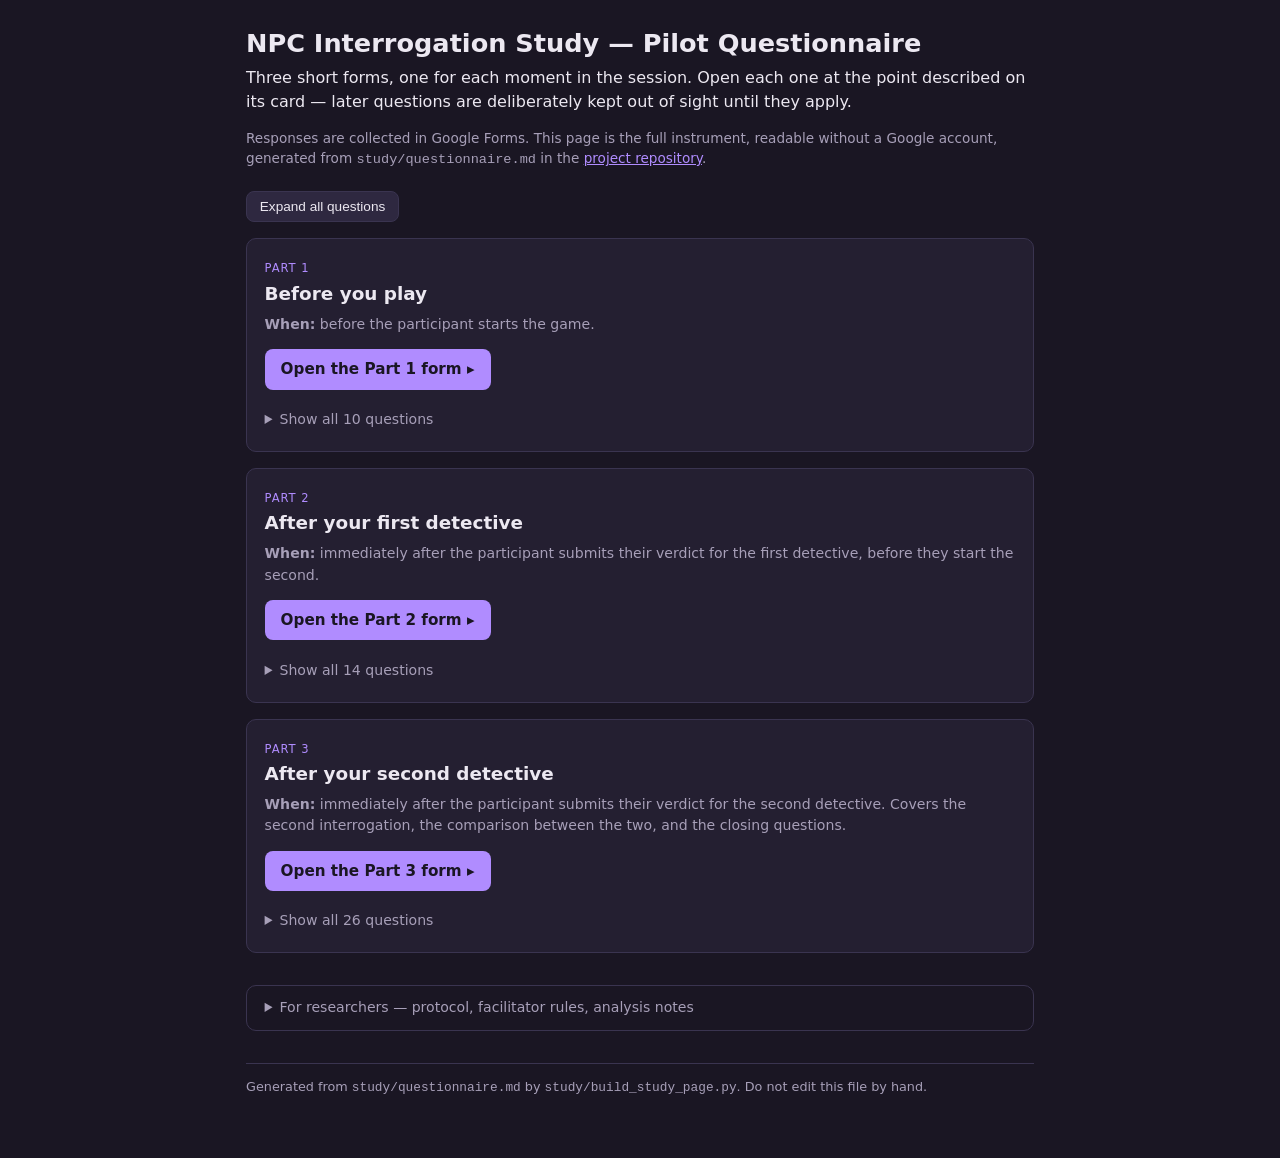
<file: docs/study/index.html>
<!DOCTYPE html>
<!-- GENERATED FILE -- do not edit by hand.
     Regenerate with `python study/build_study_page.py`; the source of truth
     is study/questionnaire.md (text) and study/form_links.json (urls). -->
<html lang="en">
<head>
  <meta charset="UTF-8" />
  <meta name="viewport" content="width=device-width, initial-scale=1.0" />
  <title>NPC Interrogation Study &mdash; Questionnaire</title>
  <meta name="description" content="The three-part pilot questionnaire for the NPC interrogation study: background before play, one block after each detective, then comparison and final questions." />
  <link rel="stylesheet" href="../css/style.css" />
  <link rel="stylesheet" href="../css/study.css" />
</head>
<body>
  <header>
    <h1>NPC Interrogation Study — Pilot Questionnaire</h1>
    <p class="lede">
      Three short forms, one for each moment in the session. Open each one at
      the point described on its card &mdash; later questions are deliberately
      kept out of sight until they apply.
    </p>
    <p class="note">
      Responses are collected in Google Forms. This page is the full
      instrument, readable without a Google account, generated from
      <code>study/questionnaire.md</code> in the
      <a href="https://github.com/DeathSpank13/Murdur-Mystery-Case-Gradio" target="_blank" rel="noopener">project repository</a>.
    </p>
  </header>

  <div class="toolbar">
    <button id="expand-all" type="button">Expand all questions</button>
  </div>

  <section class="part-card">
    <span class="part-num">Part 1</span>
    <h2>Before you play</h2>
    <p class="when"><strong>When:</strong> before the participant starts the game.</p>
    <a class="form-btn" href="https://docs.google.com/forms/d/e/1FAIpQLSeAf2HX9qXIlGV8Gw_IBeIl6HvQvv2JUnZiQdys_RAP9AReOA/viewform" target="_blank" rel="noopener">Open the Part 1 form &#9656;</a>
    <details class="items">
      <summary>Show all 10 questions</summary>
      <blockquote>This study compares two versions of an interrogation game. Your gameplay is logged anonymously (transcript, timings, verdicts). You may stop at any time and ask for your data to be deleted. Some details of the study design will be explained only after the session.</blockquote>
      <h3>Consent and ID</h3>
      <ul class="qlist">
        <li><span class="qid">0.1</span> I have read the description above and consent to take part. <span class="badge">Multiple choice, required</span> <span class="choices"><code>I consent</code></span></li>
        <li><span class="qid">PID</span> Participant ID (filled in by the researcher, e.g. P01). <span class="badge">Short answer, required</span></li>
      </ul>
      <h3>Background</h3>
      <ul class="qlist">
        <li><span class="qid">A1</span> Age. <span class="badge">Short answer</span></li>
        <li><span class="qid">A2</span> Gender (optional). <span class="badge">Short answer</span></li>
        <li><span class="qid">A3</span> On average, how many hours per week do you play video games? <span class="badge">Short answer, required</span></li>
        <li><span class="qid">A4</span> I am familiar with role-playing / detective games. <span class="badge">Linear scale 1–7</span></li>
        <li><span class="qid">A5</span> I have played a game that uses AI-generated dialogue before. <span class="badge">Multiple choice</span> <span class="choices"><code>Yes</code> / <code>No</code> / <code>Not sure</code></span></li>
        <li><span class="qid">A6</span> I am generally positive about AI-generated content in games. <span class="badge">Linear scale 1–7</span>
        <span class="qnote">AI attitude</span></li>
        <li><span class="qid">A7</span> I am comfortable reading English text quickly. (optional) <span class="badge">Linear scale 1–7</span></li>
        <li><span class="qid">A8</span> In my experience, AI-generated dialogue in games has been disappointing. <span class="badge">Linear scale 1–7</span>
        <span class="qnote">AI attitude — reverse-worded counterpart to A6, deliberately separated from it</span></li>
      </ul>
    </details>
  </section>
  <section class="part-card">
    <span class="part-num">Part 2</span>
    <h2>After your first detective</h2>
    <p class="when"><strong>When:</strong> immediately after the participant submits their verdict for the first detective, before they start the second.</p>
    <a class="form-btn" href="https://docs.google.com/forms/d/e/1FAIpQLSeMn4xrXTAt7D-6mqtwAnT20MgBpFG88PHX28JY4PweOdBLDg/viewform" target="_blank" rel="noopener">Open the Part 2 form &#9656;</a>
    <details class="items">
      <summary>Show all 14 questions</summary>
      <ul class="qlist">
        <li><span class="qid">PID</span> Participant ID. <span class="badge">Short answer, required</span></li>
        <li><span class="qid">B0</span> Which detective did you just interrogate? <span class="badge">Multiple choice, required</span> <span class="choices"><code>Detective A</code> / <code>Detective B</code></span></li>
        <li><span class="qid">B1</span> I was fully focused on the interrogation. <span class="badge">Linear scale 1–7</span>
        <span class="qnote">immersion</span></li>
        <li><span class="qid">B2</span> I lost track of time while questioning the suspect. <span class="badge">Linear scale 1–7</span>
        <span class="qnote">immersion — time distortion</span></li>
        <li><span class="qid">B3</span> I felt free to ask the suspect whatever I wanted, however I wanted. <span class="badge">Linear scale 1–7</span>
        <span class="qnote">autonomy satisfaction</span></li>
        <li><span class="qid">B4</span> I felt restricted in how I could question the suspect. <span class="badge">Linear scale 1–7</span>
        <span class="qnote">autonomy frustration, reversed</span></li>
        <li><span class="qid">B5</span> The interrogation felt emotionally tense. <span class="badge">Linear scale 1–7</span>
        <span class="qnote">emotional challenge</span></li>
        <li><span class="qid">B6</span> I felt pressure when deciding whether and how to confront the suspect. <span class="badge">Linear scale 1–7</span>
        <span class="qnote">emotional challenge</span></li>
        <li><span class="qid">B7</span> The suspect felt like a real character with something at stake. <span class="badge">Linear scale 1–7</span>
        <span class="qnote">believability</span></li>
        <li><span class="qid">B8</span> The suspect stayed in character throughout my interrogation. <span class="badge">Linear scale 1–7</span>
        <span class="qnote">persona stability</span></li>
        <li><span class="qid">B9</span> The suspect's answers were relevant to what I actually asked. <span class="badge">Linear scale 1–7</span>
        <span class="qnote">coherence</span></li>
        <li><span class="qid">B10</span> The suspect reacted believably when I pressed or confronted her. <span class="badge">Linear scale 1–7</span>
        <span class="qnote">reactivity</span></li>
        <li><span class="qid">B11</span> I enjoyed playing the role of the interrogator. <span class="badge">Linear scale 1–7</span>
        <span class="qnote">overall PX</span></li>
        <li><span class="qid">B12</span> I had enough information to reach a verdict. <span class="badge">Linear scale 1–7</span>
        <span class="qnote">solvability / fairness</span></li>
      </ul>
    </details>
  </section>
  <section class="part-card">
    <span class="part-num">Part 3</span>
    <h2>After your second detective</h2>
    <p class="when"><strong>When:</strong> immediately after the participant submits their verdict for the second detective. Covers the second interrogation, the comparison between the two, and the closing questions.</p>
    <a class="form-btn" href="https://docs.google.com/forms/d/e/1FAIpQLSdGl1IRYxX8fe8nCHtPG7h6_m1wIKq69IWLWQ05EqIFhz0cCQ/viewform" target="_blank" rel="noopener">Open the Part 3 form &#9656;</a>
    <details class="items">
      <summary>Show all 26 questions</summary>
      <h3>Your second interrogation</h3>
      <p class="lead">Identical to Part 2 — repeat PID and B0–B12 for the detective just interrogated.</p>
      <ul class="qlist">
        <li><span class="qid">PID</span> Participant ID. <span class="badge">Short answer, required</span></li>
        <li><span class="qid">B0</span> Which detective did you just interrogate? <span class="badge">Multiple choice, required</span> <span class="choices"><code>Detective A</code> / <code>Detective B</code></span></li>
        <li><span class="qid">B1</span> I was fully focused on the interrogation. <span class="badge">Linear scale 1–7</span>
        <span class="qnote">immersion</span></li>
        <li><span class="qid">B2</span> I lost track of time while questioning the suspect. <span class="badge">Linear scale 1–7</span>
        <span class="qnote">immersion — time distortion</span></li>
        <li><span class="qid">B3</span> I felt free to ask the suspect whatever I wanted, however I wanted. <span class="badge">Linear scale 1–7</span>
        <span class="qnote">autonomy satisfaction</span></li>
        <li><span class="qid">B4</span> I felt restricted in how I could question the suspect. <span class="badge">Linear scale 1–7</span>
        <span class="qnote">autonomy frustration, reversed</span></li>
        <li><span class="qid">B5</span> The interrogation felt emotionally tense. <span class="badge">Linear scale 1–7</span>
        <span class="qnote">emotional challenge</span></li>
        <li><span class="qid">B6</span> I felt pressure when deciding whether and how to confront the suspect. <span class="badge">Linear scale 1–7</span>
        <span class="qnote">emotional challenge</span></li>
        <li><span class="qid">B7</span> The suspect felt like a real character with something at stake. <span class="badge">Linear scale 1–7</span>
        <span class="qnote">believability</span></li>
        <li><span class="qid">B8</span> The suspect stayed in character throughout my interrogation. <span class="badge">Linear scale 1–7</span>
        <span class="qnote">persona stability</span></li>
        <li><span class="qid">B9</span> The suspect's answers were relevant to what I actually asked. <span class="badge">Linear scale 1–7</span>
        <span class="qnote">coherence</span></li>
        <li><span class="qid">B10</span> The suspect reacted believably when I pressed or confronted her. <span class="badge">Linear scale 1–7</span>
        <span class="qnote">reactivity</span></li>
        <li><span class="qid">B11</span> I enjoyed playing the role of the interrogator. <span class="badge">Linear scale 1–7</span>
        <span class="qnote">overall PX</span></li>
        <li><span class="qid">B12</span> I had enough information to reach a verdict. <span class="badge">Linear scale 1–7</span>
        <span class="qnote">solvability / fairness</span></li>
      </ul>
      <h3>Comparing the two detectives</h3>
      <ul class="qlist">
        <li><span class="qid">C1</span> Which detective session was the better experience overall? <span class="badge">Multiple choice</span> <span class="choices"><code>Detective A</code> / <code>Detective B</code> / <code>No difference</code></span></li>
        <li><span class="qid">C2</span> One of the two suspects was powered by a generative AI; the other used an advanced semantic matching system. Which session do you think had the AI? <span class="badge">Multiple choice, required</span> <span class="choices"><code>Detective A</code> / <code>Detective B</code> / <code>Cannot tell</code></span></li>
        <li><span class="qid">C3</span> How confident are you in that guess? <span class="badge">Linear scale 1–7</span>
        <span class="qnote">1 = "Pure guess", 7 = "Completely certain"</span></li>
        <li><span class="qid">C4</span> What gave it away — or why couldn't you tell? <span class="badge">Paragraph</span></li>
        <li><span class="qid">C5</span> Did you notice any difference between the two sessions in how long the suspect took to answer, or in how her text appeared on screen? <span class="badge">Paragraph</span></li>
      </ul>
      <h3>Final questions</h3>
      <ul class="qlist">
        <li><span class="qid">D1</span> What contributed most to feeling immersed? <span class="badge">Paragraph</span></li>
      </ul>
      <p class="lead">Name up to 3 things that broke the illusion for you. Leave blank if you have fewer than three.</p>
      <ul class="qlist">
        <li><span class="qid">D2a</span> 1st thing that broke the illusion. <span class="badge">Short answer</span></li>
        <li><span class="qid">D2b</span> 2nd thing that broke the illusion. <span class="badge">Short answer</span></li>
        <li><span class="qid">D2c</span> 3rd thing that broke the illusion. <span class="badge">Short answer</span></li>
        <li><span class="qid">D3</span> How did you decide on your verdicts? What convinced you? <span class="badge">Paragraph</span></li>
        <li><span class="qid">D4</span> Was the session long enough to solve the case? <span class="badge">Multiple choice, required</span> <span class="choices"><code>Yes</code> / <code>No</code></span></li>
        <li><span class="qid">D5</span> Any additional thoughts or comments? <span class="badge">Paragraph</span></li>
      </ul>
    </details>
  </section>

  <details class="researcher">
    <summary>For researchers &mdash; protocol, facilitator rules, analysis notes</summary>
    <p>The instrument is split into <strong>three parts</strong>, one per moment in the session, so that a participant never reads a later question before it applies — in particular, the Part 3 blind check ("one of these was AI") must not be visible while they are still forming their Part 2 impressions.</p>
    <p>All Likert items are <strong>Linear scale 1–7</strong>, labels: 1 = "Strongly disagree", 7 = "Strongly agree".</p>
    <p>Tip: instead of entering these by hand, run <code>createAllParts()</code> from <code>create_google_form.gs</code> (same folder) in Google Apps Script — it builds all three forms automatically and prints their live URLs. Paste those URLs into <code>form_links.json</code>, run <code>python study/build_study_page.py</code>, and the public page at <code>docs/study/</code> picks them up.</p>
    <p>Protocol (facilitator-run, like Ploug et al. 2025): <strong>Part 1</strong> before play → play first interrogation and submit its verdict → <strong>Part 2</strong> → play second interrogation and submit its verdict → <strong>Part 3</strong> → debrief (reveal which detective was which).</p>
    <p>Facilitator rules:</p>
    <ol>
      <li><strong>Sequential interrogations.</strong> The app lets participants switch detectives per question — instruct them to fully interrogate one detective and submit its verdict before starting the other, so the Part 2 / Part 3 blocks stay clean.</li>
      <li><strong>Counterbalance order to 5/5.</strong> The label↔condition mapping is randomized once per session (<code>new_label_mapping()</code> in ui.py). Peek at researcher view (off the participant's screen) and tell them which detective to start with, so 5 participants meet the static suspect first and 5 the dynamic one.</li>
      <li><strong>Same Participant ID in all three parts.</strong> The three forms write to three separate response sheets; the Participant ID is the only thing joining them. Fill it in yourself rather than letting the participant retype it.</li>
      <li><strong>Linkage to the logs.</strong> Note each participant's session log filename next to their Participant ID. Every logged turn and verdict carries both <code>condition</code> and <code>label_shown</code>, so the B0 answer plus the log resolves which block was which condition.</li>
    </ol>
    <h2>Analysis notes (researchers only)</h2>
    <p>Instrument sources: B1–B2 PXI immersion subscale; B3–B4 BANGS autonomy; B5–B6 CORGIS emotional challenge; B11 miniPXI — the instruments used in Sridharan et al. (CoG 2025) and Ploug et al. (CoG 2025). B7–B10 and C2–C5 are study-specific (believability + manipulation check of the blind).</p>
    <ul>
      <li><strong>A6 + A8 are a pair.</strong> A8 is reverse-worded and deliberately separated from A6 by an unrelated item, so agreement with both flags straight-lining. Reverse-score A8 (8 − x) before averaging, or report the two separately.</li>
      <li><strong>B8 changed construct.</strong> It previously read "The suspect's answers stayed consistent with what she had said earlier" (<em>consistency</em> — did she contradict herself). It now measures <em>persona stability</em> instead. Nothing else in the instrument asks about contradiction-spotting, which is arguably the sharpest static-vs-dynamic discriminator; B9 (relevance) is the closest survivor, and C4 may pick it up in free text. Split B8 back into two items if the pilot suggests contradiction is where the conditions diverge.</li>
      <li><strong>Verdict confidence is not asked here</strong> — the app logs it at verdict time.</li>
      <li>The removed pre-play item "I expect to enjoy this game" (iExpect) means there is no baseline expectation covariate for B11; treat B11 as between-condition only.</li>
    </ul>
  </details>

  <footer class="page-foot">
    Generated from <code>study/questionnaire.md</code> by
    <code>study/build_study_page.py</code>. Do not edit this file by hand.
  </footer>

  <script>
    document.getElementById('expand-all').addEventListener('click', function () {
      var open = this.dataset.state !== 'open';
      Array.prototype.forEach.call(document.querySelectorAll('details'),
        function (d) { d.open = open; });
      this.dataset.state = open ? 'open' : 'closed';
      this.textContent = open ? 'Collapse all' : 'Expand all questions';
    });
  </script>
</body>
</html>
</file>
<file: docs/css/style.css>
:root {
  --bg: #1a1623;
  --panel: #241f31;
  --panel-2: #2e2840;
  --ink: #ece8f1;
  --muted: #a79fb8;
  --accent: #b08cff;
  --accent-ink: #1a1623;
  --npc: #322b45;
  --player: #3a2f5a;
  --border: #3a3450;
  --used: 0.5;
}

* { box-sizing: border-box; }

body {
  margin: 0;
  font-family: "Segoe UI", system-ui, -apple-system, sans-serif;
  background: var(--bg);
  color: var(--ink);
  line-height: 1.5;
  max-width: 820px;
  margin: 0 auto;
  padding: 1.5rem 1rem 4rem;
}

header h1 { margin: 0 0 0.25rem; font-size: 1.6rem; }
.lede { margin: 0.25rem 0; color: var(--ink); }
.note { font-size: 0.85rem; color: var(--muted); }
.note a { color: var(--accent); }

/* Tabs */
.tabs {
  display: flex;
  gap: 0.25rem;
  margin: 1.25rem 0 0;
  border-bottom: 1px solid var(--border);
}
.tab {
  background: none;
  border: none;
  color: var(--muted);
  padding: 0.6rem 0.9rem;
  font-size: 0.95rem;
  cursor: pointer;
  border-bottom: 2px solid transparent;
}
.tab:hover { color: var(--ink); }
.tab.active { color: var(--accent); border-bottom-color: var(--accent); }

.panel { display: none; padding-top: 1rem; }
.panel.active { display: block; }
.panel-intro { color: var(--muted); font-size: 0.9rem; margin-top: 0; }

/* Chat */
.chat {
  background: var(--panel);
  border: 1px solid var(--border);
  border-radius: 10px;
  padding: 0.75rem;
  height: 420px;
  overflow-y: auto;
  display: flex;
  flex-direction: column;
  gap: 0.5rem;
}
.msg {
  max-width: 80%;
  padding: 0.5rem 0.75rem;
  border-radius: 12px;
  white-space: pre-wrap;
  word-wrap: break-word;
}
.msg.npc { background: var(--npc); align-self: flex-start; border-bottom-left-radius: 3px; }
.msg.player { background: var(--player); align-self: flex-end; border-bottom-right-radius: 3px; }
.msg.thinking { opacity: 0.7; font-style: italic; }

/* Composer */
.composer { display: flex; gap: 0.5rem; margin-top: 0.75rem; flex-wrap: wrap; }
.composer input[type="text"] {
  flex: 1;
  min-width: 200px;
  padding: 0.6rem 0.75rem;
  border-radius: 8px;
  border: 1px solid var(--border);
  background: var(--panel-2);
  color: var(--ink);
  font-size: 0.95rem;
}
.composer input:disabled { opacity: 0.5; }

button.primary, button.secondary {
  border: none;
  border-radius: 8px;
  padding: 0.6rem 1rem;
  font-size: 0.95rem;
  cursor: pointer;
}
button.primary { background: var(--accent); color: var(--accent-ink); font-weight: 600; }
button.primary:disabled { opacity: 0.5; cursor: default; }
button.secondary { background: var(--panel-2); color: var(--ink); border: 1px solid var(--border); }
button:hover:not(:disabled) { filter: brightness(1.08); }

/* Branching options */
.choose-label { color: var(--muted); font-size: 0.85rem; margin: 1rem 0 0.4rem; }
.options { display: flex; flex-direction: column; gap: 0.4rem; }
.options button {
  text-align: left;
  background: var(--panel-2);
  color: var(--ink);
  border: 1px solid var(--border);
  border-radius: 8px;
  padding: 0.6rem 0.8rem;
  cursor: pointer;
  font-size: 0.95rem;
}
.options button:hover { border-color: var(--accent); }
.options button.option-used { opacity: var(--used); }
.options button.back { color: var(--muted); font-style: italic; }
#branch-reset { margin-top: 0.9rem; }

/* Model loader */
#model-loader { display: flex; align-items: center; gap: 0.75rem; flex-wrap: wrap; margin-bottom: 0.6rem; }
.status { font-size: 0.85rem; color: var(--muted); }
#progress-wrap { display: flex; align-items: center; gap: 0.5rem; flex: 1; min-width: 200px; }
#progress-bar {
  height: 8px;
  background: var(--accent);
  border-radius: 4px;
  width: 0%;
  transition: width 0.2s;
  flex: 1;
}
#progress-text { font-size: 0.8rem; color: var(--muted); white-space: nowrap; }

/* Researcher view */
.researcher-toggle { display: flex; align-items: center; gap: 1rem; flex-wrap: wrap; font-size: 0.85rem; color: var(--muted); margin-bottom: 0.6rem; }
.readout { color: var(--accent); }
</file>
<file: docs/css/study.css>
/* study.css
   Layout for the questionnaire hub at docs/study/. Loaded after style.css,
   which supplies the palette (--panel, --accent, --border, ...) and the
   820px body column. */

.toolbar { display: flex; gap: 0.5rem; margin: 1.25rem 0 1rem; flex-wrap: wrap; }
.toolbar button {
  background: var(--panel-2);
  color: var(--ink);
  border: 1px solid var(--border);
  border-radius: 8px;
  padding: 0.45rem 0.8rem;
  font-size: 0.85rem;
  cursor: pointer;
}
.toolbar button:hover { border-color: var(--accent); }

/* Part cards */
.part-card {
  background: var(--panel);
  border: 1px solid var(--border);
  border-radius: 10px;
  padding: 1rem 1.1rem;
  margin-bottom: 1rem;
}
.part-num {
  display: inline-block;
  font-size: 0.72rem;
  letter-spacing: 0.08em;
  text-transform: uppercase;
  color: var(--accent);
  margin-bottom: 0.15rem;
}
.part-card h2 { margin: 0 0 0.4rem; font-size: 1.15rem; }
.when { color: var(--muted); font-size: 0.88rem; margin: 0 0 0.9rem; }

.form-btn {
  display: inline-block;
  border-radius: 8px;
  padding: 0.55rem 1rem;
  font-size: 0.95rem;
  font-weight: 600;
  text-decoration: none;
  background: var(--accent);
  color: var(--accent-ink);
}
.form-btn:hover { filter: brightness(1.08); }
.form-btn.unset {
  background: none;
  border: 1px dashed var(--border);
  color: var(--muted);
  font-weight: 400;
  cursor: not-allowed;
}

/* Collapsible question list */
.items { margin-top: 0.9rem; }
.items > summary {
  cursor: pointer;
  color: var(--muted);
  font-size: 0.88rem;
  padding: 0.3rem 0;
}
.items > summary:hover { color: var(--ink); }
.items h3 {
  font-size: 0.8rem;
  letter-spacing: 0.06em;
  text-transform: uppercase;
  color: var(--muted);
  margin: 1.1rem 0 0.3rem;
}
.items blockquote {
  margin: 0.8rem 0;
  padding: 0.5rem 0.85rem;
  border-left: 2px solid var(--border);
  color: var(--muted);
  font-size: 0.88rem;
}
.items .lead { font-size: 0.9rem; color: var(--muted); margin: 0.9rem 0 0.3rem; }

.qlist { list-style: none; margin: 0; padding: 0; }
.qlist li {
  padding: 0.5rem 0;
  border-bottom: 1px solid var(--border);
  font-size: 0.92rem;
}
.qlist li:last-child { border-bottom: none; }
.qid {
  display: inline-block;
  min-width: 2.8rem;
  font-family: ui-monospace, "Cascadia Code", Consolas, monospace;
  font-size: 0.78rem;
  color: var(--accent);
}
.badge {
  display: inline-block;
  font-size: 0.7rem;
  color: var(--muted);
  border: 1px solid var(--border);
  border-radius: 999px;
  padding: 0.05rem 0.5rem;
  margin-left: 0.35rem;
  white-space: nowrap;
}
.choices { color: var(--muted); font-size: 0.82rem; }
.choices code {
  background: var(--panel-2);
  border-radius: 4px;
  padding: 0.05rem 0.35rem;
}
.qnote { display: block; color: var(--muted); font-size: 0.8rem; margin-left: 2.8rem; }

/* For-researchers block */
.researcher {
  border: 1px solid var(--border);
  border-radius: 10px;
  padding: 0.7rem 1.1rem;
  margin-top: 2rem;
}
.researcher > summary {
  cursor: pointer;
  color: var(--muted);
  font-size: 0.88rem;
}
.researcher > summary:hover { color: var(--ink); }
.researcher h2 { font-size: 1rem; margin: 1.2rem 0 0.4rem; }
.researcher li { margin-bottom: 0.35rem; }
.researcher code {
  background: var(--panel-2);
  border-radius: 4px;
  padding: 0.05rem 0.35rem;
  font-size: 0.85em;
}

footer.page-foot {
  margin-top: 2rem;
  color: var(--muted);
  font-size: 0.8rem;
  border-top: 1px solid var(--border);
  padding-top: 0.8rem;
}
footer.page-foot a { color: var(--accent); }

@media (max-width: 480px) {
  .qid { min-width: 0; margin-right: 0.4rem; }
  .qnote { margin-left: 0; }
}
</file>
